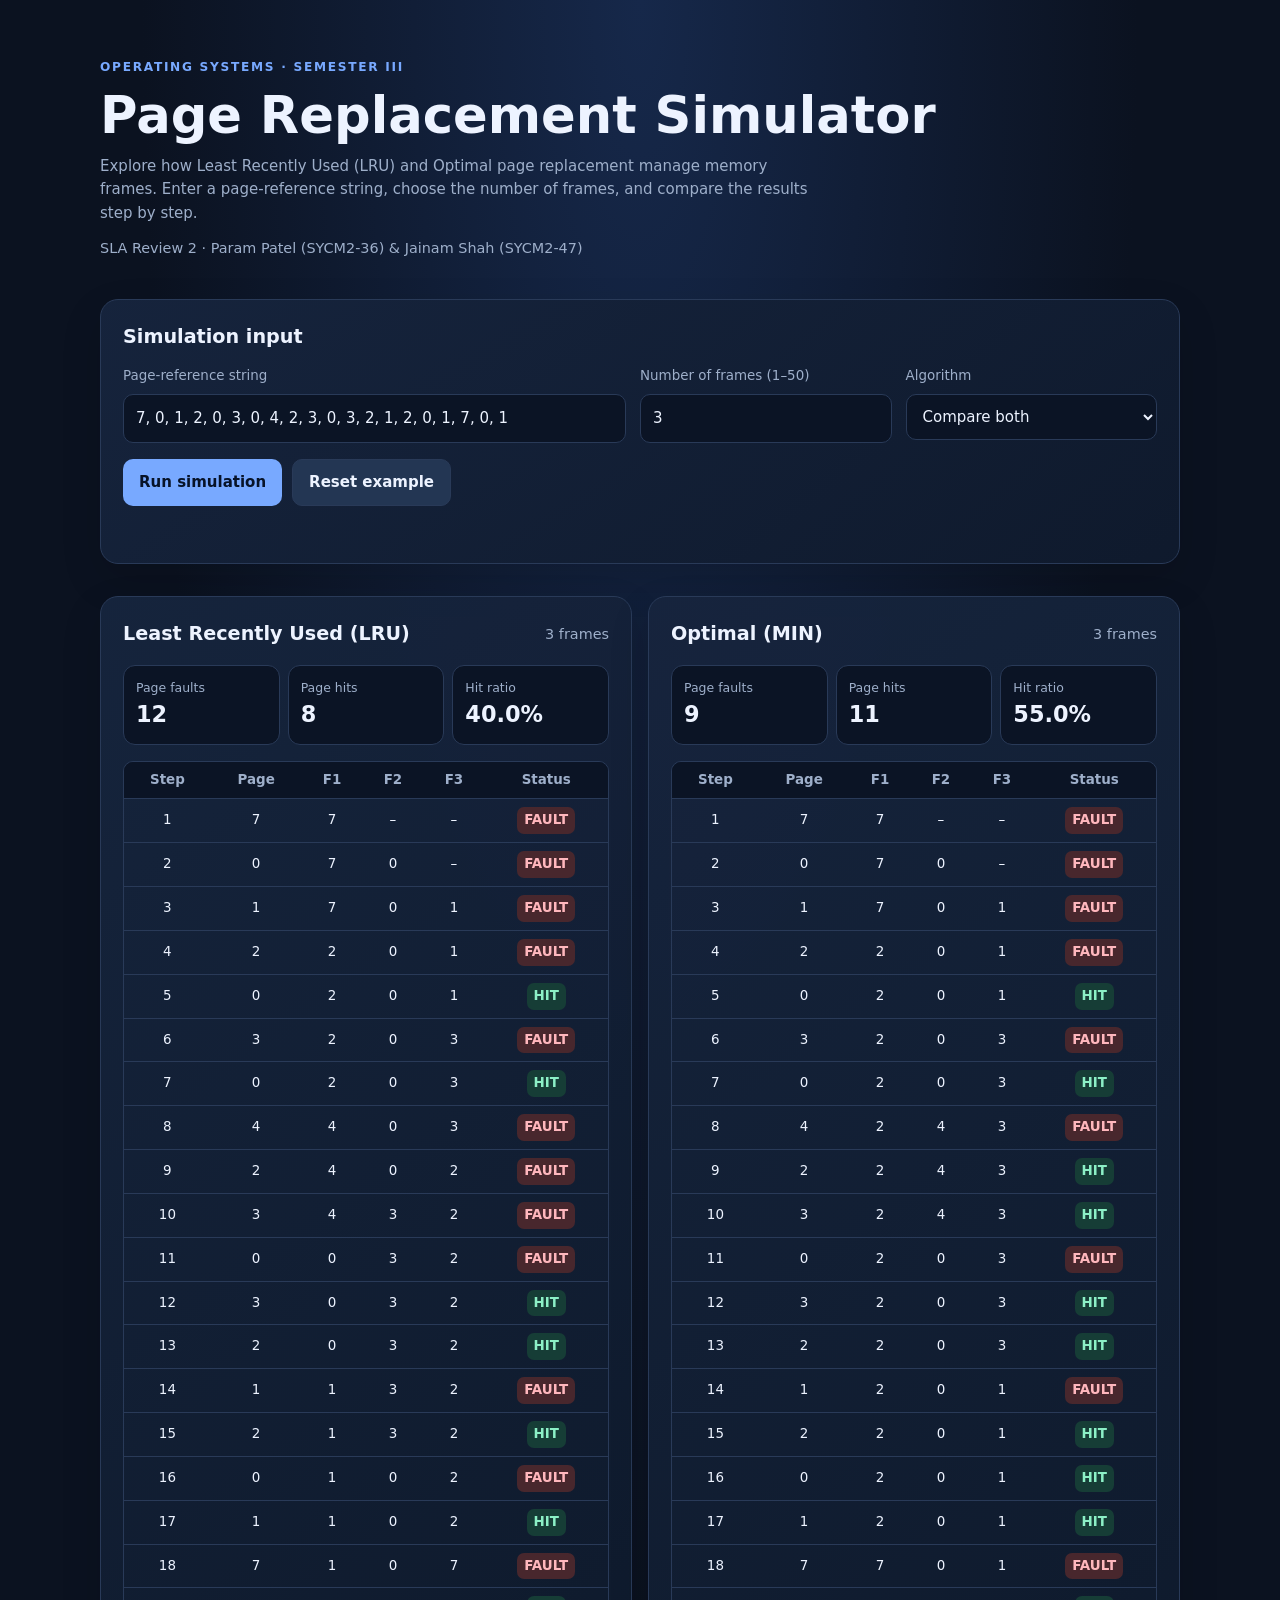
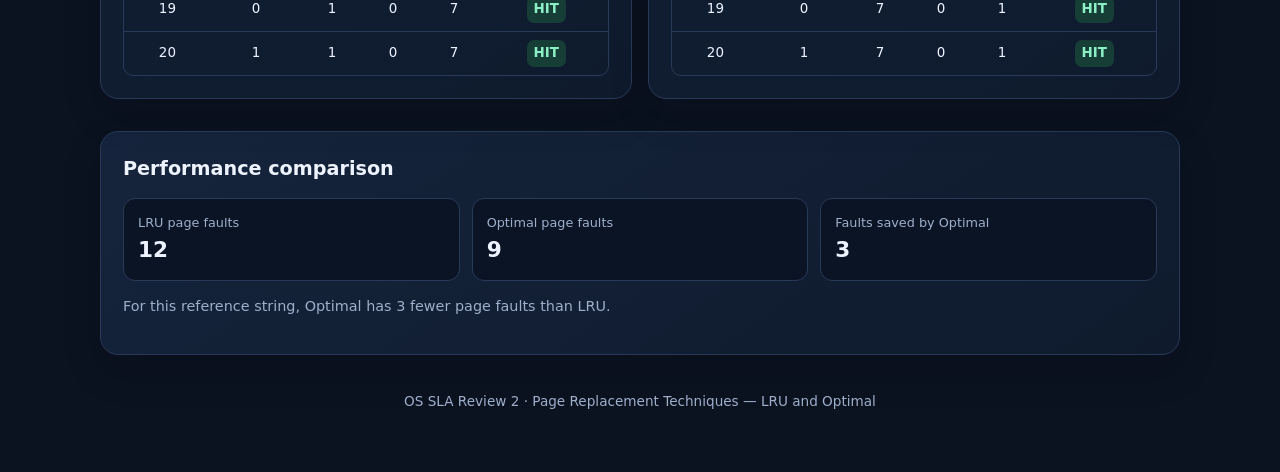
<file: index.html>
<!doctype html>
<html lang="en">
<head>
<meta charset="utf-8">
<meta name="viewport" content="width=device-width,initial-scale=1">
<meta name="theme-color" content="#101b35">
<title>OS SLA Review 2 | Page Replacement Simulator</title>
<style>
:root{color-scheme:dark;--bg:#0b1220;--panel:#111c31;--panel2:#16243d;--line:#293a58;--text:#edf3ff;--muted:#9eafca;--accent:#78a9ff;--hit:#163d36;--hitText:#8cf0c6;--fault:#48272d;--faultText:#ffb7bd}
*{box-sizing:border-box}body{margin:0;background:radial-gradient(ellipse at top,#16284a 0%,var(--bg) 55%);font:15px/1.55 system-ui,-apple-system,Segoe UI,Roboto,sans-serif;color:var(--text)}main{max-width:1120px;margin:auto;padding:32px 20px 60px}.hero{padding:26px 0 24px}.eyebrow{color:var(--accent);font-weight:700;text-transform:uppercase;letter-spacing:.14em;font-size:.76rem}.hero h1{font-size:clamp(2rem,5vw,3.2rem);line-height:1.1;margin:10px 0}.hero p{max-width:720px;color:var(--muted);margin:12px 0}.authors{font-size:.9rem;color:var(--muted)}.card{background:linear-gradient(145deg,rgba(22,36,61,.97),rgba(15,26,45,.97));border:1px solid var(--line);border-radius:18px;padding:22px;margin:16px 0;box-shadow:0 16px 40px #0002}.card h2{margin:0 0 14px;font-size:1.2rem}.formgrid{display:grid;grid-template-columns:2fr 1fr 1fr;gap:14px}.field label{display:block;font-size:.84rem;color:var(--muted);margin-bottom:7px}.field input,.field select{width:100%;background:#0b1425;color:var(--text);border:1px solid var(--line);border-radius:10px;padding:12px;font:inherit;min-width:0}.actions{display:flex;flex-wrap:wrap;gap:10px;margin-top:16px}button{border:0;border-radius:10px;padding:11px 16px;font:inherit;font-weight:700;cursor:pointer}.primary{background:var(--accent);color:#071328}.secondary{background:#233653;color:var(--text);border:1px solid var(--line)}button:focus-visible,input:focus-visible,select:focus-visible{outline:2px solid var(--accent);outline-offset:2px}.error{color:#ffb7bd;margin-top:12px;min-height:1.5em}.results{display:grid;grid-template-columns:repeat(2,minmax(0,1fr));gap:16px}.resulthead{display:flex;justify-content:space-between;gap:10px;align-items:center}.resulthead h2{margin:0}.metrics{display:grid;grid-template-columns:repeat(3,minmax(0,1fr));gap:8px;margin:16px 0}.metric{background:#0b1425;border:1px solid var(--line);border-radius:12px;padding:12px}.metric span{display:block;color:var(--muted);font-size:.78rem}.metric strong{font-size:1.4rem}.tablewrap{overflow:auto;border:1px solid var(--line);border-radius:10px}table{border-collapse:collapse;width:100%;font-variant-numeric:tabular-nums;font-size:.84rem}th,td{text-align:center;padding:8px 10px;border-bottom:1px solid var(--line);white-space:nowrap}th{color:var(--muted);background:#0b1425;font-weight:650}tr:last-child td{border-bottom:0}.status{font-weight:800;border-radius:7px;padding:3px 7px;display:inline-block}.hit{background:var(--hit);color:var(--hitText)}.fault{background:var(--fault);color:var(--faultText)}.comparison{display:grid;grid-template-columns:repeat(3,minmax(0,1fr));gap:12px}.comparebox{padding:14px;border:1px solid var(--line);background:#0b1425;border-radius:12px}.comparebox span{display:block;color:var(--muted);font-size:.8rem}.comparebox strong{font-size:1.35rem}.note{color:var(--muted);font-size:.9rem}.footer{text-align:center;color:var(--muted);font-size:.85rem;padding-top:20px}@media(max-width:760px){main{padding:22px 14px 40px}.formgrid,.results{grid-template-columns:1fr}.comparison{grid-template-columns:1fr}.card{padding:16px}.metrics{grid-template-columns:repeat(3,minmax(0,1fr))}.metric{padding:9px}.metric strong{font-size:1.15rem}}
</style>
</head>
<body><main>
<header class="hero"><div class="eyebrow">Operating Systems · Semester III</div><h1>Page Replacement Simulator</h1><p>Explore how Least Recently Used (LRU) and Optimal page replacement manage memory frames. Enter a page-reference string, choose the number of frames, and compare the results step by step.</p><div class="authors">SLA Review 2 · Param Patel (SYCM2-36) &amp; Jainam Shah (SYCM2-47)</div></header>
<section class="card" aria-labelledby="input-title"><h2 id="input-title">Simulation input</h2><div class="formgrid">
<div class="field"><label for="refs">Page-reference string</label><input id="refs" value="7, 0, 1, 2, 0, 3, 0, 4, 2, 3, 0, 3, 2, 1, 2, 0, 1, 7, 0, 1" autocomplete="off"></div>
<div class="field"><label for="frames">Number of frames (1–50)</label><input id="frames" type="number" min="1" max="50" step="1" value="3"></div>
<div class="field"><label for="algorithm">Algorithm</label><select id="algorithm"><option value="both">Compare both</option><option value="lru">LRU only</option><option value="optimal">Optimal only</option></select></div>
</div><div class="actions"><button class="primary" id="run">Run simulation</button><button class="secondary" id="reset">Reset example</button></div><div class="error" id="error" role="alert"></div></section>
<section id="results" aria-live="polite"><div class="results" id="panels"></div><section class="card" id="comparison-card"><h2>Performance comparison</h2><div class="comparison" id="comparison"></div><p class="note" id="insight"></p></section></section>
<footer class="footer">OS SLA Review 2 · Page Replacement Techniques — LRU and Optimal</footer>
</main>
<script>
const DEFAULT_REFS='7, 0, 1, 2, 0, 3, 0, 4, 2, 3, 0, 3, 2, 1, 2, 0, 1, 7, 0, 1';
const $=id=>document.getElementById(id);
function parseInput(){const raw=$('refs').value.trim();if(!raw)throw Error('Reference string cannot be empty.');const tokens=raw.split(/[\s,]+/);const pages=tokens.map(t=>{if(!/^\d+$/.test(t))throw Error('Invalid page number "'+t+'". Use non-negative integers separated by commas or spaces.');const n=Number(t);if(!Number.isSafeInteger(n))throw Error('Page number is too large.');return n});const f=Number($('frames').value);if(!Number.isInteger(f)||f<1||f>50)throw Error('Number of frames must be a whole number from 1 to 50.');return{pages,frames:f}}
function simulateLRU(pages,capacity){const mem=[],recent=[],rows=[];let faults=0,hits=0;for(const page of pages){let fault=!mem.includes(page);if(fault){faults++;if(mem.length<capacity)mem.push(page);else{const victim=recent.shift();mem[mem.indexOf(victim)]=page}}else hits++;const idx=recent.indexOf(page);if(idx>=0)recent.splice(idx,1);recent.push(page);rows.push({page,frames:Array.from({length:capacity},(_,i)=>mem[i]??null),fault})}return{rows,faults,hits,hitRatio:hits/pages.length,faultRatio:faults/pages.length}}
function simulateOptimal(pages,capacity){const mem=[],rows=[];let faults=0,hits=0;for(let i=0;i<pages.length;i++){const page=pages[i];let fault=!mem.includes(page);if(fault){faults++;if(mem.length<capacity)mem.push(page);else{let victimIndex=0,farthest=-1;for(let j=0;j<mem.length;j++){const next=pages.indexOf(mem[j],i+1);if(next===-1){victimIndex=j;farthest=Infinity;break}if(next>farthest){farthest=next;victimIndex=j}}mem[victimIndex]=page}}else hits++;rows.push({page,frames:Array.from({length:capacity},(_,j)=>mem[j]??null),fault})}return{rows,faults,hits,hitRatio:hits/pages.length,faultRatio:faults/pages.length}}
function renderPanel(name,data,capacity){const section=document.createElement('section');section.className='card';const title=document.createElement('div');title.className='resulthead';title.innerHTML='<h2>'+name+'</h2><span class="note">'+capacity+' frames</span>';section.append(title);const metrics=document.createElement('div');metrics.className='metrics';[['Page faults',data.faults],['Page hits',data.hits],['Hit ratio',(data.hitRatio*100).toFixed(1)+'%']].forEach(([label,value])=>{const box=document.createElement('div');box.className='metric';box.innerHTML='<span>'+label+'</span><strong>'+value+'</strong>';metrics.append(box)});section.append(metrics);const wrap=document.createElement('div');wrap.className='tablewrap';const table=document.createElement('table');const head=document.createElement('thead');const hr=document.createElement('tr');['Step','Page',...Array.from({length:capacity},(_,i)=>'F'+(i+1)),'Status'].forEach(v=>{const th=document.createElement('th');th.textContent=v;hr.append(th)});head.append(hr);table.append(head);const body=document.createElement('tbody');data.rows.forEach((r,i)=>{const tr=document.createElement('tr');[i+1,r.page,...r.frames].forEach(v=>{const td=document.createElement('td');td.textContent=v===null?'–':v;tr.append(td)});const td=document.createElement('td');const badge=document.createElement('span');badge.className='status '+(r.fault?'fault':'hit');badge.textContent=r.fault?'FAULT':'HIT';td.append(badge);tr.append(td);body.append(tr)});table.append(body);wrap.append(table);section.append(wrap);return section}
function render(){ $('error').textContent='';try{const{pages,frames}=parseInput();const choice=$('algorithm').value;const lru=(choice==='both'||choice==='lru')?simulateLRU(pages,frames):null;const opt=(choice==='both'||choice==='optimal')?simulateOptimal(pages,frames):null;const panels=$('panels');panels.replaceChildren();if(lru)panels.append(renderPanel('Least Recently Used (LRU)',lru,frames));if(opt)panels.append(renderPanel('Optimal (MIN)',opt,frames));$('comparison-card').hidden=choice!=='both';if(lru&&opt){$('comparison').innerHTML='<div class="comparebox"><span>LRU page faults</span><strong>'+lru.faults+'</strong></div><div class="comparebox"><span>Optimal page faults</span><strong>'+opt.faults+'</strong></div><div class="comparebox"><span>Faults saved by Optimal</span><strong>'+Math.max(0,lru.faults-opt.faults)+'</strong></div>';$('insight').textContent=opt.faults<=lru.faults?'For this reference string, Optimal has '+(lru.faults-opt.faults)+' fewer page faults than LRU.':'For this reference string, LRU produced fewer page faults.'}}catch(e){$('panels').replaceChildren();$('comparison-card').hidden=true;$('error').textContent=e.message}}
$('run').addEventListener('click',render);$('reset').addEventListener('click',()=>{$('refs').value=DEFAULT_REFS;$('frames').value=3;$('algorithm').value='both';render()});render();
</script></body></html>
</file>
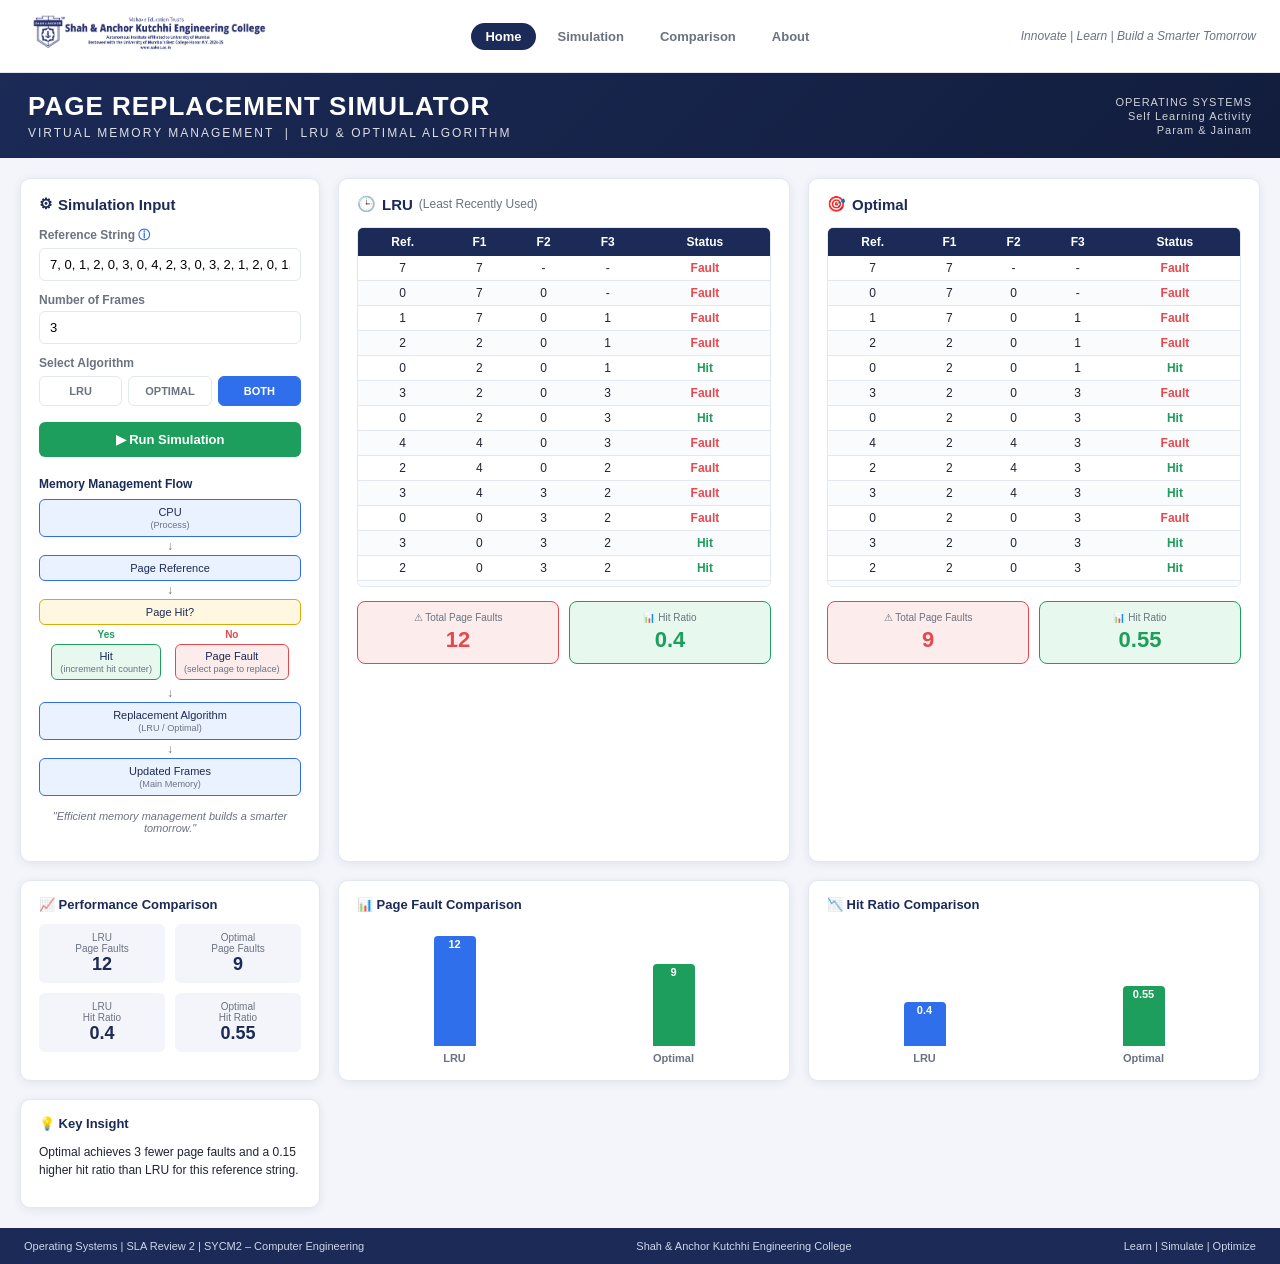
<file: PageReplacementSimulator/PageReplacementSimulator/gui/index.html>
<!DOCTYPE html>
<html lang="en">
<head>
<meta charset="UTF-8" />
<meta name="viewport" content="width=device-width, initial-scale=1.0" />
<title>Page Replacement Simulator</title>
<link rel="stylesheet" href="css/style.css" />
</head>
<body>

  <!-- ============ TOP BRAND HEADER ============ -->
  <header class="brand-header">
    <div class="brand-left">
      <img src="assets/logo.png" alt="Shah & Anchor Kutchhi Engineering College" class="brand-logo" />
    </div>
    <nav class="brand-nav">
      <a href="#" class="nav-pill active">Home</a>
      <a href="#" class="nav-pill">Simulation</a>
      <a href="#" class="nav-pill">Comparison</a>
      <a href="#" class="nav-pill">About</a>
    </nav>
    <div class="brand-tagline">Innovate&nbsp;|&nbsp;Learn&nbsp;|&nbsp;Build a Smarter Tomorrow</div>
  </header>

  <!-- ============ TITLE BAR ============ -->
  <section class="title-bar">
    <div class="title-bar-main">
      <h1>PAGE REPLACEMENT SIMULATOR</h1>
      <p>VIRTUAL MEMORY MANAGEMENT&nbsp;&nbsp;|&nbsp;&nbsp;LRU &amp; OPTIMAL ALGORITHM</p>
    </div>
    <div class="title-bar-meta">
      <span>OPERATING SYSTEMS</span>
      <span>Self Learning Activity</span>
      <span>Param & Jainam</span>
    </div>
  </section>

  <!-- ============ MAIN GRID ============ -->
  <main class="main-grid">

    <!-- ---------- LEFT: SIMULATION INPUT ---------- -->
    <section class="card input-card">
      <h2><span class="icon">⚙</span> Simulation Input</h2>

      <label for="refString">Reference String <span class="hint" title="Comma or space separated page numbers">ⓘ</span></label>
      <input type="text" id="refString" value="7, 0, 1, 2, 0, 3, 0, 4, 2, 3, 0, 3, 2, 1, 2, 0, 1, 7, 0, 1" />

      <label for="frameCount">Number of Frames</label>
      <input type="number" id="frameCount" min="1" max="50" value="3" />

      <label>Select Algorithm</label>
      <div class="algo-toggle">
        <button type="button" class="algo-btn active" data-algo="lru">LRU</button>
        <button type="button" class="algo-btn" data-algo="optimal">OPTIMAL</button>
        <button type="button" class="algo-btn" data-algo="both">BOTH</button>
      </div>

      <button id="runBtn" class="run-btn">▶ Run Simulation</button>
      <p id="errorBox" class="error-box" hidden></p>

      <div class="flow-diagram">
        <h3>Memory Management Flow</h3>
        <div class="flow-chain">
          <div class="flow-node">CPU<br /><small>(Process)</small></div>
          <div class="flow-arrow">↓</div>
          <div class="flow-node">Page Reference</div>
          <div class="flow-arrow">↓</div>
          <div class="flow-node diamond">Page Hit?</div>
          <div class="flow-branch">
            <div class="flow-branch-item">
              <span class="branch-label yes">Yes</span>
              <div class="flow-node small hit">Hit<br /><small>(increment hit counter)</small></div>
            </div>
            <div class="flow-branch-item">
              <span class="branch-label no">No</span>
              <div class="flow-node small fault">Page Fault<br /><small>(select page to replace)</small></div>
            </div>
          </div>
          <div class="flow-arrow">↓</div>
          <div class="flow-node">Replacement Algorithm<br /><small>(LRU / Optimal)</small></div>
          <div class="flow-arrow">↓</div>
          <div class="flow-node">Updated Frames<br /><small>(Main Memory)</small></div>
        </div>
        <p class="flow-tagline">"Efficient memory management builds a smarter tomorrow."</p>
      </div>
    </section>

    <!-- ---------- MIDDLE: LRU RESULTS ---------- -->
    <section class="card result-card" id="lruCard">
      <h2><span class="icon lru-icon">🕒</span> LRU <small>(Least Recently Used)</small></h2>
      <div class="table-wrap">
        <table id="lruTable">
          <thead><tr><th>Ref.</th><th>F1</th><th>F2</th><th>F3</th><th>Status</th></tr></thead>
          <tbody></tbody>
        </table>
      </div>
      <div class="stat-row">
        <div class="stat-box fault-box">
          <span class="stat-label">⚠ Total Page Faults</span>
          <span class="stat-value" id="lruFaults">—</span>
        </div>
        <div class="stat-box hit-box">
          <span class="stat-label">📊 Hit Ratio</span>
          <span class="stat-value" id="lruHitRatio">—</span>
        </div>
      </div>
    </section>

    <!-- ---------- RIGHT: OPTIMAL RESULTS ---------- -->
    <section class="card result-card" id="optCard">
      <h2><span class="icon opt-icon">🎯</span> Optimal </h2>
      <div class="table-wrap">
        <table id="optTable">
          <thead><tr><th>Ref.</th><th>F1</th><th>F2</th><th>F3</th><th>Status</th></tr></thead>
          <tbody></tbody>
        </table>
      </div>
      <div class="stat-row">
        <div class="stat-box fault-box">
          <span class="stat-label">⚠ Total Page Faults</span>
          <span class="stat-value" id="optFaults">—</span>
        </div>
        <div class="stat-box hit-box">
          <span class="stat-label">📊 Hit Ratio</span>
          <span class="stat-value" id="optHitRatio">—</span>
        </div>
      </div>
    </section>

    <!-- ---------- BOTTOM ROW: COMPARISON CARDS ---------- -->
    <section class="card compare-card">
      <h3>📈 Performance Comparison</h3>
      <div class="compare-grid">
        <div class="compare-item"><small>LRU<br/>Page Faults</small><strong id="cmpLruFaults">—</strong></div>
        <div class="compare-item"><small>Optimal<br/>Page Faults</small><strong id="cmpOptFaults">—</strong></div>
        <div class="compare-item"><small>LRU<br/>Hit Ratio</small><strong id="cmpLruHit">—</strong></div>
        <div class="compare-item"><small>Optimal<br/>Hit Ratio</small><strong id="cmpOptHit">—</strong></div>
      </div>
    </section>

    <section class="card chart-card">
      <h3>📊 Page Fault Comparison</h3>
      <div class="bar-chart" id="faultChart">
        <div class="bar-group">
          <div class="bar lru-bar" id="faultBarLru"><span class="bar-value" id="faultBarLruVal"></span></div>
          <div class="bar-axis-label">LRU</div>
        </div>
        <div class="bar-group">
          <div class="bar opt-bar" id="faultBarOpt"><span class="bar-value" id="faultBarOptVal"></span></div>
          <div class="bar-axis-label">Optimal</div>
        </div>
      </div>
    </section>

    <section class="card chart-card">
      <h3>📉 Hit Ratio Comparison</h3>
      <div class="bar-chart" id="hitChart">
        <div class="bar-group">
          <div class="bar lru-bar" id="hitBarLru"><span class="bar-value" id="hitBarLruVal"></span></div>
          <div class="bar-axis-label">LRU</div>
        </div>
        <div class="bar-group">
          <div class="bar opt-bar" id="hitBarOpt"><span class="bar-value" id="hitBarOptVal"></span></div>
          <div class="bar-axis-label">Optimal</div>
        </div>
      </div>
    </section>

    <section class="card insight-card">
      <h3>💡 Key Insight</h3>
      <p id="insightText">Run a simulation to see how LRU compares with the Optimal benchmark for this reference string.</p>
    </section>

  </main>

  <!-- ============ FOOTER ============ -->
  <footer class="brand-footer">
    <span>Operating Systems&nbsp;|&nbsp;SLA Review 2&nbsp;|&nbsp;SYCM2 – Computer Engineering</span>
    <span>Shah &amp; Anchor Kutchhi Engineering College</span>
    <span>Learn&nbsp;|&nbsp;Simulate&nbsp;|&nbsp;Optimize</span>
  </footer>

  <script src="js/validator.js"></script>
  <script src="js/algorithms.js"></script>
  <script src="js/app.js"></script>
</body>
</html>
</file>
<file: PageReplacementSimulator/PageReplacementSimulator/gui/css/style.css>
/* ==========================================================================
   Page Replacement Simulator — stylesheet
   Color palette mirrors the Shah & Anchor Kutchhi Engineering College logo
   (deep navy blue) and the SLA1 GUI wireframe mockup: navy header/title bar,
   blue accents for LRU, green accents for Optimal, red for fault counters.
   ========================================================================== */

:root {
  --navy: #1b2a56;
  --navy-dark: #121d3d;
  --blue: #2f6feb;
  --blue-light: #eaf1ff;
  --green: #1e9e5c;
  --green-light: #e7f8ee;
  --red: #e5484d;
  --red-light: #fdecec;
  --gray-bg: #f3f5fa;
  --card-bg: #ffffff;
  --border: #e3e7f0;
  --text-dark: #1f2430;
  --text-muted: #6b7280;
  --radius: 10px;
  --shadow: 0 2px 10px rgba(27, 42, 86, 0.08);
}

* { box-sizing: border-box; }

body {
  margin: 0;
  font-family: "Segoe UI", Roboto, Arial, sans-serif;
  background: var(--gray-bg);
  color: var(--text-dark);
}

/* ---------------- Brand header ---------------- */
.brand-header {
  display: flex;
  align-items: center;
  justify-content: space-between;
  background: #ffffff;
  padding: 10px 24px;
  border-bottom: 1px solid var(--border);
  flex-wrap: wrap;
  gap: 10px;
}

.brand-logo { height: 48px; }

.brand-nav { display: flex; gap: 8px; }

.nav-pill {
  text-decoration: none;
  color: var(--text-muted);
  font-size: 13px;
  font-weight: 600;
  padding: 6px 14px;
  border-radius: 20px;
}

.nav-pill.active,
.nav-pill:hover {
  background: var(--navy);
  color: #fff;
}

.brand-tagline {
  font-size: 12px;
  color: var(--text-muted);
  font-style: italic;
}

/* ---------------- Title bar ---------------- */
.title-bar {
  background: linear-gradient(135deg, var(--navy) 0%, var(--navy-dark) 100%);
  color: #fff;
  padding: 18px 28px;
  display: flex;
  align-items: center;
  justify-content: space-between;
  flex-wrap: wrap;
  gap: 10px;
}

.title-bar-main h1 {
  margin: 0;
  font-size: 26px;
  letter-spacing: 1px;
}

.title-bar-main p {
  margin: 4px 0 0;
  font-size: 12px;
  letter-spacing: 2px;
  opacity: 0.85;
}

.title-bar-meta {
  display: flex;
  flex-direction: column;
  align-items: flex-end;
  font-size: 11px;
  letter-spacing: 1px;
  opacity: 0.8;
  gap: 2px;
}

/* ---------------- Main grid ---------------- */
.main-grid {
  display: grid;
  grid-template-columns: 300px 1fr 1fr;
  grid-template-rows: auto auto;
  gap: 18px;
  padding: 20px;
}

.card {
  background: var(--card-bg);
  border: 1px solid var(--border);
  border-radius: var(--radius);
  box-shadow: var(--shadow);
  padding: 16px 18px;
}

.card h2 {
  font-size: 15px;
  margin: 0 0 14px;
  color: var(--navy);
  display: flex;
  align-items: center;
  gap: 6px;
}

.card h2 small { font-weight: 400; color: var(--text-muted); font-size: 12px; }

.input-card { grid-row: span 1; }

/* ---------------- Input card ---------------- */
.input-card label {
  display: block;
  font-size: 12px;
  font-weight: 600;
  color: var(--text-muted);
  margin: 12px 0 4px;
}

.input-card input[type="text"],
.input-card input[type="number"] {
  width: 100%;
  padding: 8px 10px;
  border: 1px solid var(--border);
  border-radius: 6px;
  font-size: 13px;
}

.hint { cursor: help; color: var(--blue); }

.algo-toggle {
  display: flex;
  gap: 6px;
  margin-top: 6px;
}

.algo-btn {
  flex: 1;
  padding: 8px 4px;
  border: 1px solid var(--border);
  background: #fff;
  border-radius: 6px;
  font-size: 11px;
  font-weight: 700;
  cursor: pointer;
  color: var(--text-muted);
}

.algo-btn.active {
  background: var(--blue);
  color: #fff;
  border-color: var(--blue);
}

.run-btn {
  width: 100%;
  margin-top: 16px;
  padding: 10px;
  background: var(--green);
  color: #fff;
  border: none;
  border-radius: 6px;
  font-weight: 700;
  font-size: 13px;
  cursor: pointer;
}

.run-btn:hover { background: #167c48; }

.error-box {
  margin-top: 10px;
  background: var(--red-light);
  color: var(--red);
  border: 1px solid var(--red);
  border-radius: 6px;
  padding: 8px 10px;
  font-size: 12px;
}

/* ---------------- Flow diagram ---------------- */
.flow-diagram { margin-top: 20px; }
.flow-diagram h3 {
  font-size: 12px;
  color: var(--navy);
  margin-bottom: 8px;
}
.flow-chain { display: flex; flex-direction: column; align-items: center; }
.flow-node {
  background: var(--blue-light);
  border: 1px solid var(--blue);
  color: var(--navy);
  border-radius: 6px;
  padding: 6px 10px;
  font-size: 11px;
  text-align: center;
  width: 100%;
}
.flow-node small { color: var(--text-muted); }
.flow-node.diamond { background: #fff7e0; border-color: #e0a800; }
.flow-node.small { width: auto; padding: 5px 8px; }
.flow-node.hit { background: var(--green-light); border-color: var(--green); }
.flow-node.fault { background: var(--red-light); border-color: var(--red); }
.flow-arrow { font-size: 12px; color: var(--text-muted); margin: 2px 0; }
.flow-branch { display: flex; gap: 14px; margin: 4px 0; }
.flow-branch-item { display: flex; flex-direction: column; align-items: center; gap: 4px; }
.branch-label { font-size: 10px; font-weight: 700; }
.branch-label.yes { color: var(--green); }
.branch-label.no { color: var(--red); }
.flow-tagline {
  margin-top: 14px;
  font-size: 11px;
  font-style: italic;
  text-align: center;
  color: var(--text-muted);
}

/* ---------------- Result cards (LRU / Optimal) ---------------- */
.lru-icon { color: var(--blue); }
.opt-icon { color: var(--green); }

.table-wrap { max-height: 360px; overflow-y: auto; border: 1px solid var(--border); border-radius: 6px; }

table { width: 100%; border-collapse: collapse; font-size: 12px; }
thead th {
  position: sticky; top: 0;
  background: var(--navy);
  color: #fff;
  padding: 7px 4px;
  text-align: center;
}
tbody td {
  padding: 5px 4px;
  text-align: center;
  border-bottom: 1px solid var(--border);
}
tbody tr:nth-child(even) { background: #fafbfd; }
td.status-fault { color: var(--red); font-weight: 700; }
td.status-hit { color: var(--green); font-weight: 700; }

.stat-row { display: flex; gap: 10px; margin-top: 14px; }
.stat-box {
  flex: 1;
  border-radius: 8px;
  padding: 10px;
  text-align: center;
}
.fault-box { background: var(--red-light); border: 1px solid var(--red); }
.hit-box { background: var(--green-light); border: 1px solid var(--green); }
.stat-label { display: block; font-size: 10px; color: var(--text-muted); margin-bottom: 4px; }
.fault-box .stat-value { color: var(--red); font-size: 22px; font-weight: 800; }
.hit-box .stat-value { color: var(--green); font-size: 22px; font-weight: 800; }

/* ---------------- Bottom comparison row ---------------- */
.compare-card, .chart-card, .insight-card { font-size: 12px; }
.compare-card h3, .chart-card h3, .insight-card h3 {
  margin: 0 0 12px; font-size: 13px; color: var(--navy);
}

.compare-grid { display: grid; grid-template-columns: 1fr 1fr; gap: 10px; }
.compare-item {
  background: var(--gray-bg);
  border-radius: 6px;
  padding: 8px;
  text-align: center;
}
.compare-item small { color: var(--text-muted); display: block; font-size: 10px; }
.compare-item strong { font-size: 18px; color: var(--navy); }

.bar-chart { display: flex; align-items: flex-end; gap: 24px; height: 140px; padding-top: 10px; }
.bar-group { display: flex; flex-direction: column; align-items: center; justify-content: flex-end; height: 100%; flex: 1; }
.bar { width: 42px; border-radius: 4px 4px 0 0; display: flex; align-items: flex-start; justify-content: center; transition: height 0.4s ease; }
.lru-bar { background: var(--blue); }
.opt-bar { background: var(--green); }
.bar-value { color: #fff; font-size: 11px; font-weight: 700; margin-top: 2px; }
.bar-axis-label { margin-top: 6px; font-size: 11px; color: var(--text-muted); font-weight: 600; }

.insight-card p { color: var(--text-dark); line-height: 1.5; }

/* ---------------- Footer ---------------- */
.brand-footer {
  display: flex;
  justify-content: space-between;
  flex-wrap: wrap;
  gap: 6px;
  padding: 12px 24px;
  background: var(--navy);
  color: #cfd6ea;
  font-size: 11px;
}

/* ---------------- Responsive ---------------- */
@media (max-width: 1000px) {
  .main-grid { grid-template-columns: 1fr; }
}
</file>
